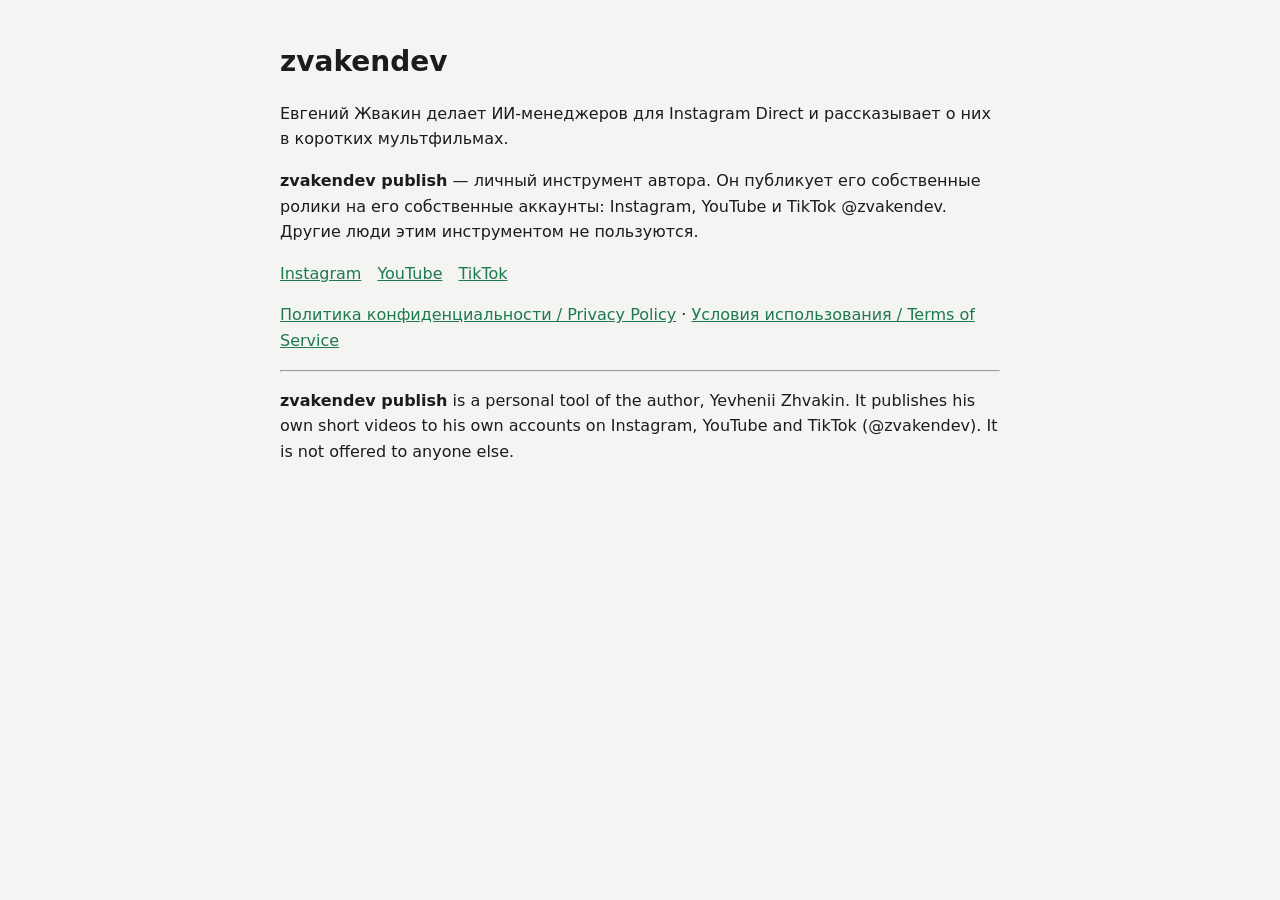
<file: index.html>
<!doctype html><html lang="ru"><head><meta charset="utf-8"><meta name="viewport" content="width=device-width,initial-scale=1"><title>zvakendev</title><link rel="stylesheet" href="style.css"></head>
<body><main>
<h1>zvakendev</h1>
<p>Евгений Жвакин делает ИИ-менеджеров для Instagram Direct и рассказывает о них в коротких мультфильмах.</p>
<p><b>zvakendev publish</b> — личный инструмент автора. Он публикует его собственные ролики на его собственные аккаунты: Instagram, YouTube и TikTok @zvakendev. Другие люди этим инструментом не пользуются.</p>
<nav><a href="https://www.instagram.com/zvakendev/">Instagram</a><a href="https://www.youtube.com/@zvakendev">YouTube</a><a href="https://www.tiktok.com/@zvakendev">TikTok</a></nav>
<p><a href="privacy.html">Политика конфиденциальности / Privacy Policy</a> · <a href="terms.html">Условия использования / Terms of Service</a></p>
<hr>
<p lang="en"><b>zvakendev publish</b> is a personal tool of the author, Yevhenii Zhvakin. It publishes his own short videos to his own accounts on Instagram, YouTube and TikTok (@zvakendev). It is not offered to anyone else.</p>
</main></body></html>
</file>
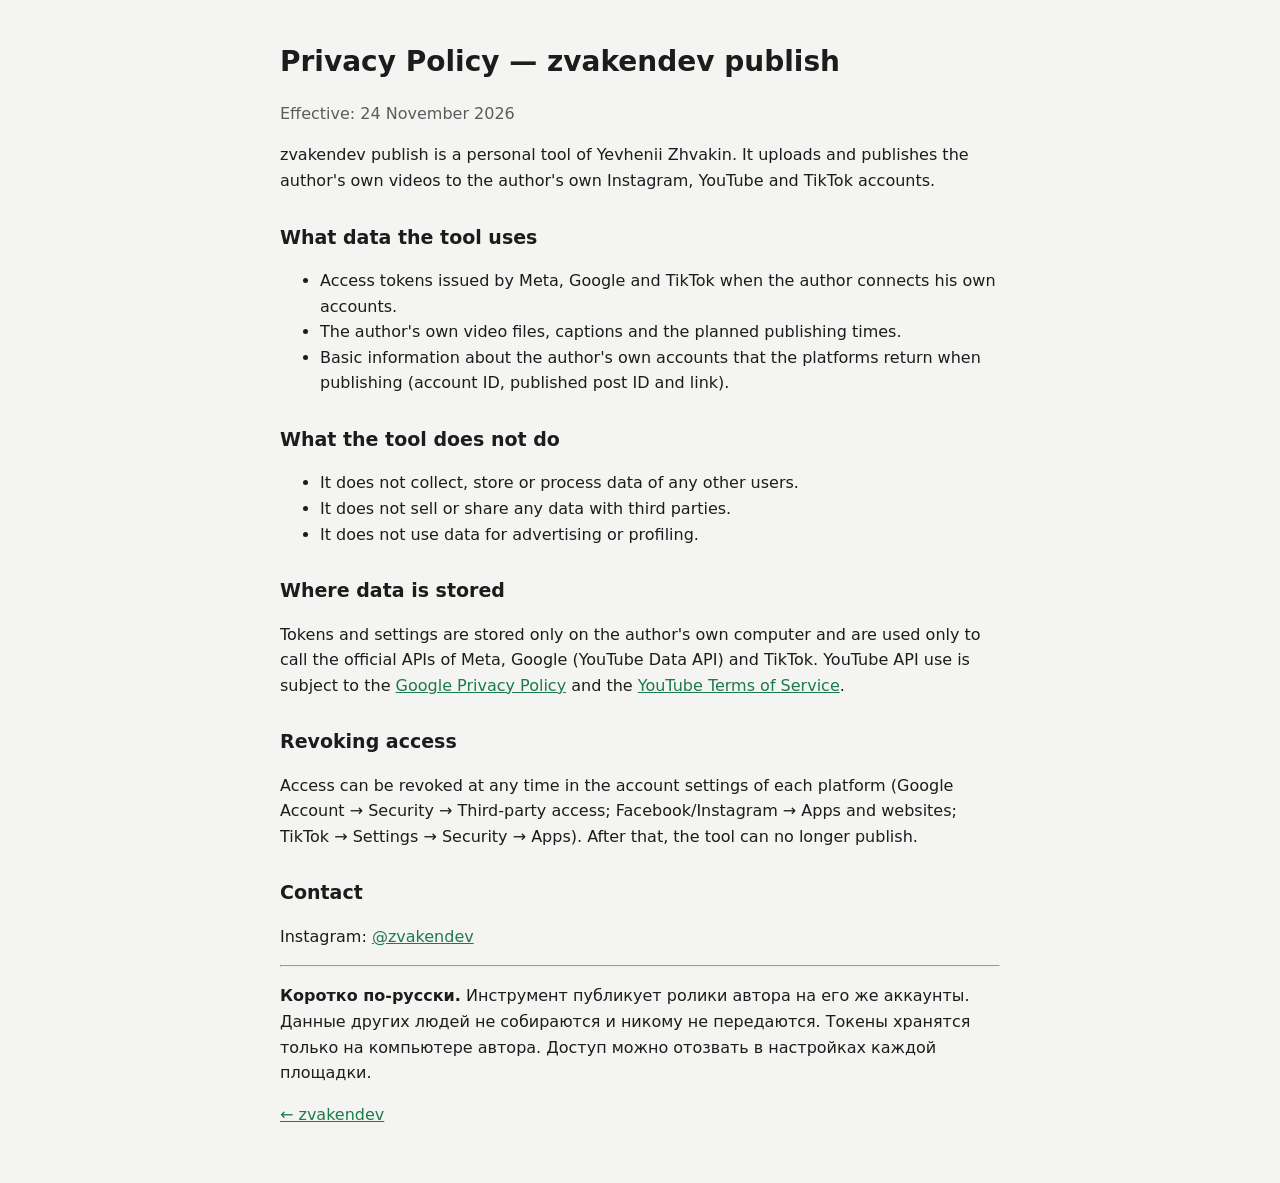
<file: privacy.html>
<!doctype html><html lang="en"><head><meta charset="utf-8"><meta name="viewport" content="width=device-width,initial-scale=1"><title>Privacy Policy</title><link rel="stylesheet" href="style.css"></head>
<body><main>
<h1>Privacy Policy — zvakendev publish</h1>
<p class="muted">Effective: 24 November 2026</p>
<p>zvakendev publish is a personal tool of Yevhenii Zhvakin. It uploads and publishes the author's own videos to the author's own Instagram, YouTube and TikTok accounts.</p>
<h2>What data the tool uses</h2>
<ul>
<li>Access tokens issued by Meta, Google and TikTok when the author connects his own accounts.</li>
<li>The author's own video files, captions and the planned publishing times.</li>
<li>Basic information about the author's own accounts that the platforms return when publishing (account ID, published post ID and link).</li>
</ul>
<h2>What the tool does not do</h2>
<ul>
<li>It does not collect, store or process data of any other users.</li>
<li>It does not sell or share any data with third parties.</li>
<li>It does not use data for advertising or profiling.</li>
</ul>
<h2>Where data is stored</h2>
<p>Tokens and settings are stored only on the author's own computer and are used only to call the official APIs of Meta, Google (YouTube Data API) and TikTok. YouTube API use is subject to the <a href="https://policies.google.com/privacy">Google Privacy Policy</a> and the <a href="https://www.youtube.com/t/terms">YouTube Terms of Service</a>.</p>
<h2>Revoking access</h2>
<p>Access can be revoked at any time in the account settings of each platform (Google Account → Security → Third-party access; Facebook/Instagram → Apps and websites; TikTok → Settings → Security → Apps). After that, the tool can no longer publish.</p>
<h2>Contact</h2>
<p>Instagram: <a href="https://www.instagram.com/zvakendev/">@zvakendev</a></p>
<hr>
<p lang="ru"><b>Коротко по-русски.</b> Инструмент публикует ролики автора на его же аккаунты. Данные других людей не собираются и никому не передаются. Токены хранятся только на компьютере автора. Доступ можно отозвать в настройках каждой площадки.</p>
<p><a href="index.html">← zvakendev</a></p>
</main></body></html>
</file>
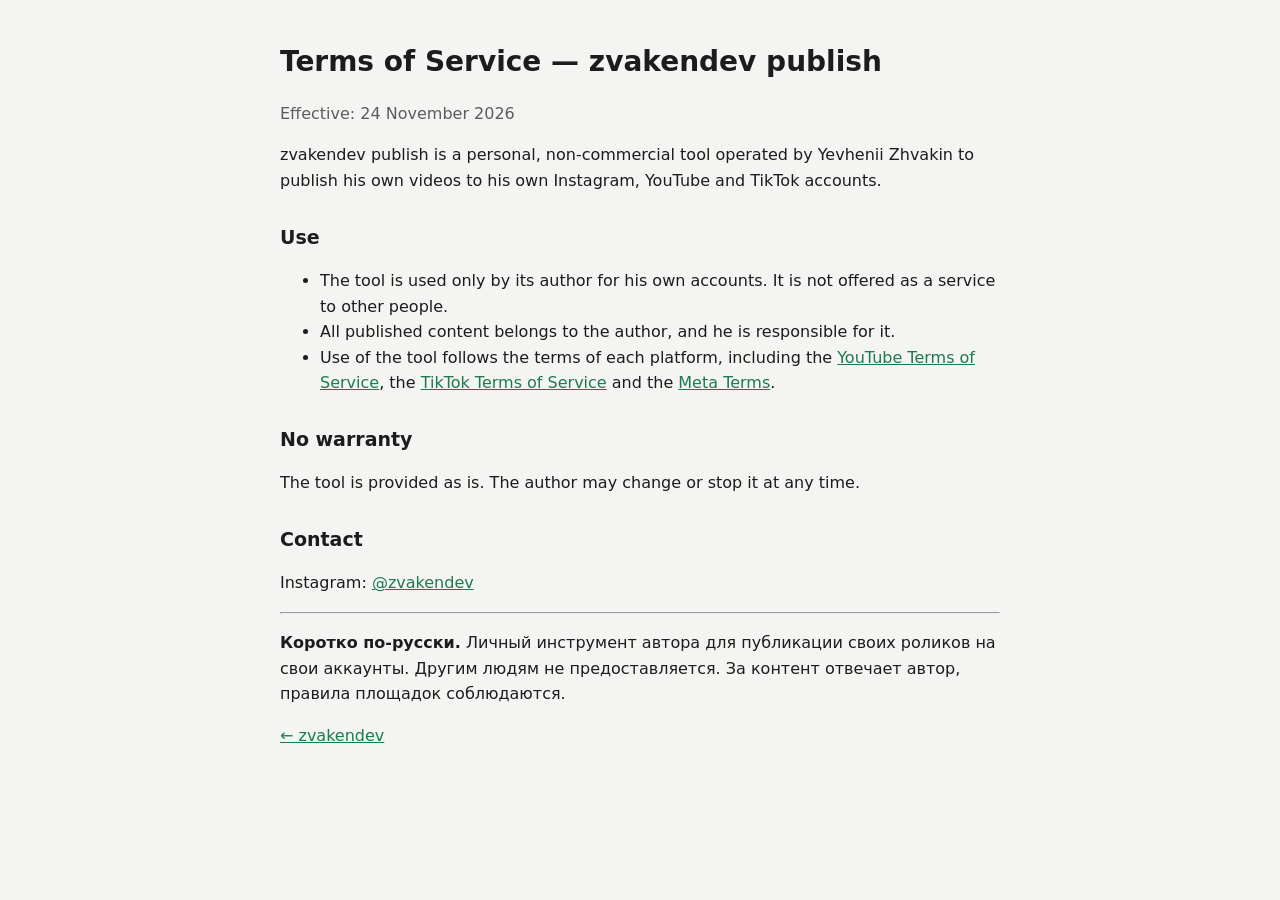
<file: terms.html>
<!doctype html><html lang="en"><head><meta charset="utf-8"><meta name="viewport" content="width=device-width,initial-scale=1"><title>Terms of Service</title><link rel="stylesheet" href="style.css"></head>
<body><main>
<h1>Terms of Service — zvakendev publish</h1>
<p class="muted">Effective: 24 November 2026</p>
<p>zvakendev publish is a personal, non-commercial tool operated by Yevhenii Zhvakin to publish his own videos to his own Instagram, YouTube and TikTok accounts.</p>
<h2>Use</h2>
<ul>
<li>The tool is used only by its author for his own accounts. It is not offered as a service to other people.</li>
<li>All published content belongs to the author, and he is responsible for it.</li>
<li>Use of the tool follows the terms of each platform, including the <a href="https://www.youtube.com/t/terms">YouTube Terms of Service</a>, the <a href="https://www.tiktok.com/legal/page/global/terms-of-service/en">TikTok Terms of Service</a> and the <a href="https://www.facebook.com/terms.php">Meta Terms</a>.</li>
</ul>
<h2>No warranty</h2>
<p>The tool is provided as is. The author may change or stop it at any time.</p>
<h2>Contact</h2>
<p>Instagram: <a href="https://www.instagram.com/zvakendev/">@zvakendev</a></p>
<hr>
<p lang="ru"><b>Коротко по-русски.</b> Личный инструмент автора для публикации своих роликов на свои аккаунты. Другим людям не предоставляется. За контент отвечает автор, правила площадок соблюдаются.</p>
<p><a href="index.html">← zvakendev</a></p>
</main></body></html>
</file>
<file: style.css>
:root{--bg:#f4f4f2;--fg:#1c1c1c;--muted:#5c5c5c;--accent:#1d7a4c}
@media (prefers-color-scheme:dark){:root{--bg:#141414;--fg:#ececec;--muted:#a0a0a0;--accent:#4cc08a}}
body{margin:0;background:var(--bg);color:var(--fg);font:16px/1.6 system-ui,-apple-system,"Segoe UI",sans-serif}
main{max-width:720px;margin:0 auto;padding:40px 16px}
h1{font-size:28px;margin:0 0 8px}h2{font-size:19px;margin:28px 0 6px}
p,li{color:var(--fg)}small,.muted{color:var(--muted)}a{color:var(--accent)}
nav a{margin-right:16px}
</file>
